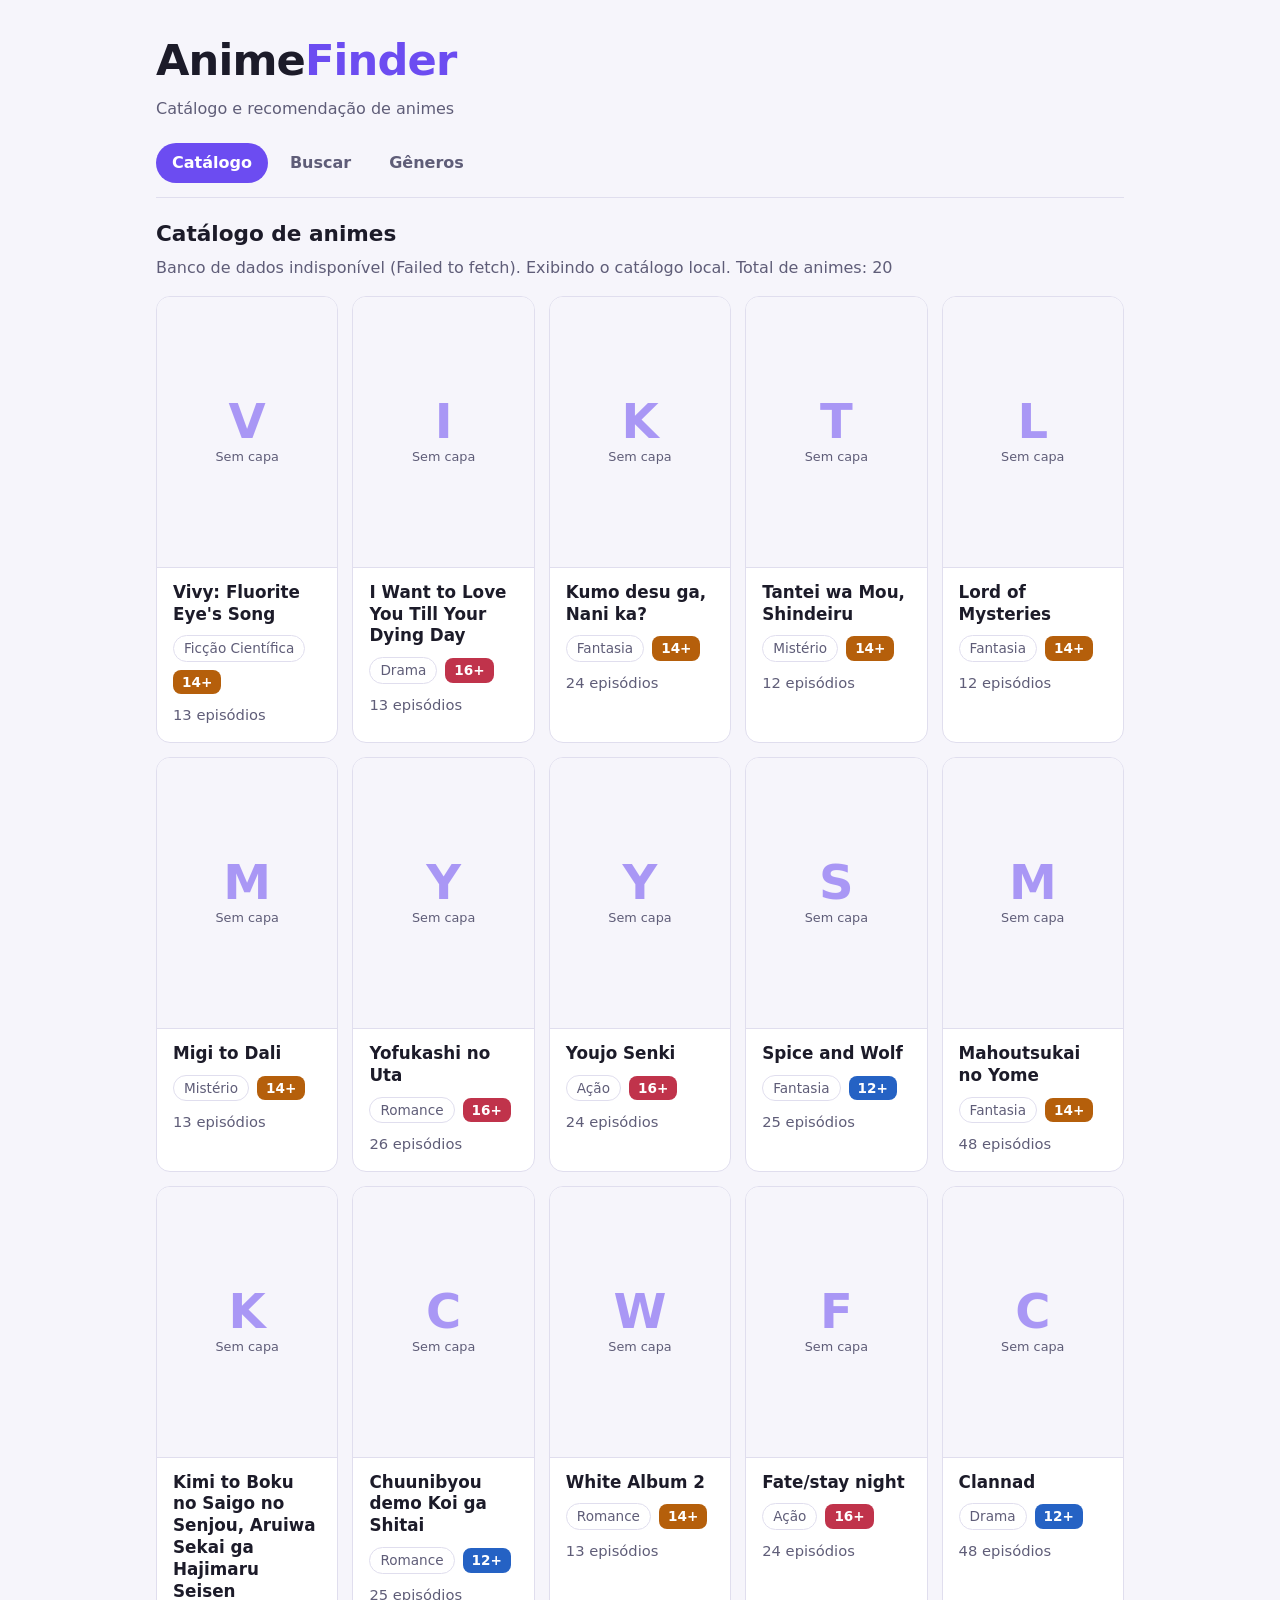
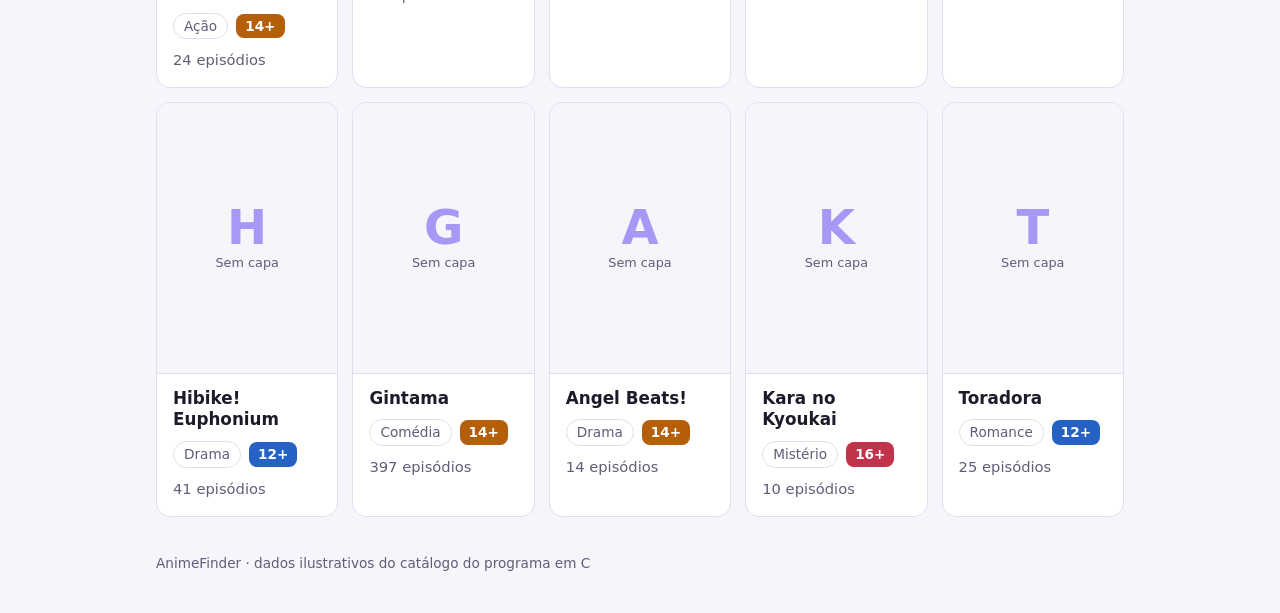
<file: Site/index.html>
<!DOCTYPE html>
<html lang="pt-BR">
<head>
<meta charset="utf-8">
<meta name="viewport" content="width=device-width, initial-scale=1, viewport-fit=cover">
<title>AnimeFinder</title>
<link rel="stylesheet" href="style.css">
</head>
<body>
<div class="wrap">
<header>
  <h1>Anime<span>Finder</span></h1>
  <p class="sub">Catálogo e recomendação de animes</p>
</header>
<nav aria-label="Principal">
  <a href="#catalogo">Catálogo</a>
  <a href="#buscar">Buscar</a>
  <a href="#generos">Gêneros</a>
</nav>
<main>
  <section id="catalogo">
    <h2>Catálogo de animes</h2>
    <p class="info" id="cat-info" aria-live="polite">Carregando catálogo…</p>
    <div class="grid" id="cat-grid"></div>
  </section>

  <section id="buscar">
    <h2>Buscar por título, gênero e classificação</h2>
    <div class="panel">
      <div><label class="l" for="termo">Título ou parte dele</label>
      <input id="termo" type="search" autocomplete="off" placeholder="Ex.: naruto, piece, silent…"></div>
      <fieldset><legend>Gênero</legend><div class="chips" id="chips"></div></fieldset>
      <fieldset><legend>Classificação indicativa</legend><div class="chips" id="chips-cl"></div></fieldset>
    </div>
    <p class="info" id="bus-info" aria-live="polite">Digite um título ou escolha um gênero ou uma classificação para buscar.</p>
    <div class="grid" id="bus-grid"></div>
  </section>

  <section id="generos">
    <h2>Gêneros disponíveis</h2>
    <p class="info">Escolha um gênero para buscar animes dele.</p>
    <div class="grid" id="gen-grid"></div>
  </section>
</main>
<footer>AnimeFinder · dados ilustrativos do catálogo do programa em C</footer>
</div>

<script src="script.js"></script>
</body>
</html>
</file>
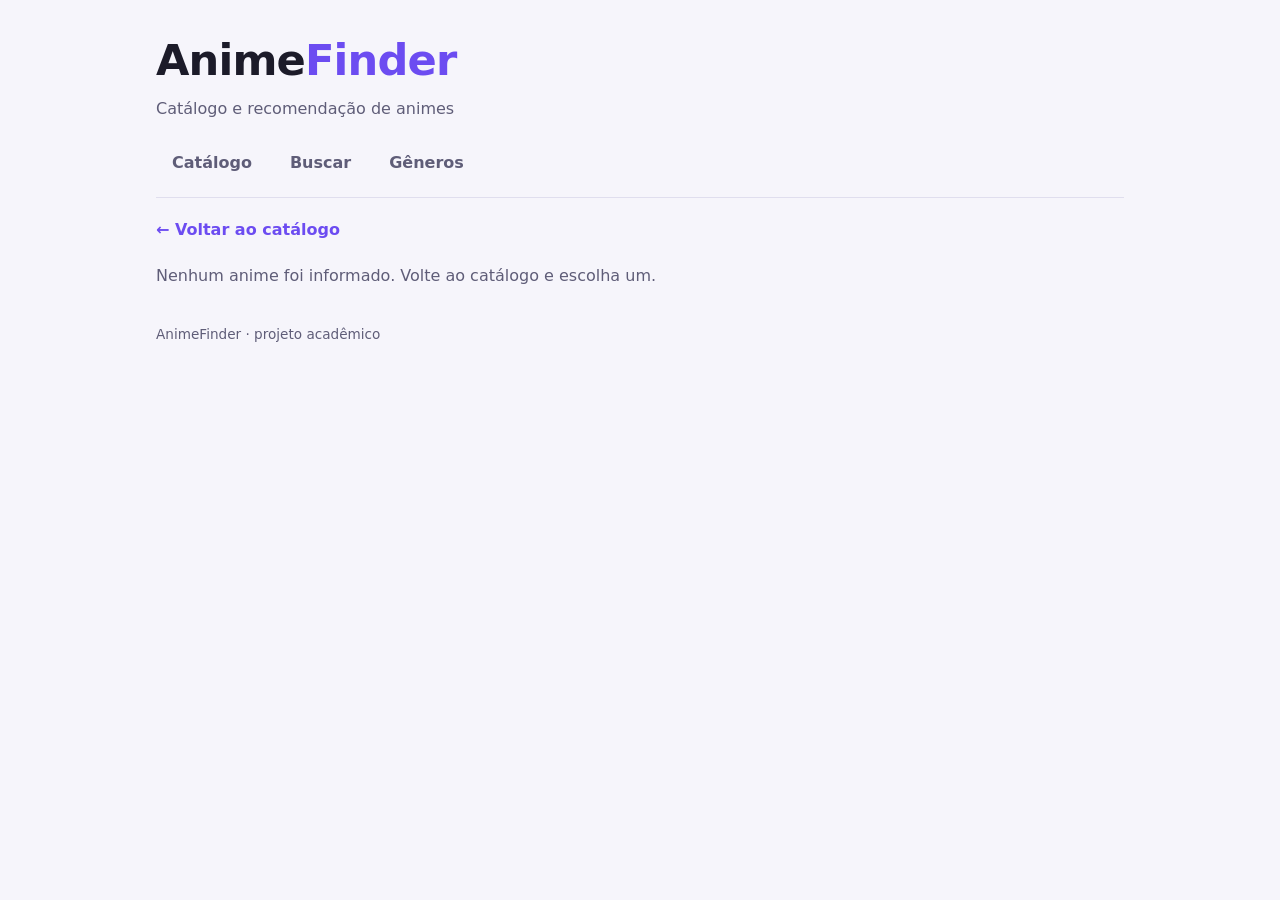
<file: Site/anime.html>
<!DOCTYPE html>
<html lang="pt-BR">

<head>
  <meta charset="utf-8">
  <meta name="viewport" content="width=device-width, initial-scale=1, viewport-fit=cover">
  <title>Anime · AnimeFinder</title>
  <meta name="description" content="Detalhes do anime no AnimeFinder: sinopse, gênero, classificação indicativa e episódios.">
  <link rel="stylesheet" href="style.css">
</head>

<body>
  <div class="wrap">

    <header>
      <h1>Anime<span>Finder</span></h1>
      <p class="sub">Catálogo e recomendação de animes</p>
    </header>

    <nav aria-label="Principal">
      <a href="index.html#catalogo">Catálogo</a>
      <a href="index.html#buscar">Buscar</a>
      <a href="index.html#generos">Gêneros</a>
    </nav>

    <main>
      <a class="voltar" href="index.html#catalogo">← Voltar ao catálogo</a>
      <p class="info" id="status" aria-live="polite">Carregando…</p>
      <article class="detalhe" id="detalhe" hidden></article>
    </main>

    <footer>AnimeFinder · projeto acadêmico</footer>
  </div>

  <script src="anime.js"></script>
</body>

</html>
</file>
<file: Site/style.css>
:root {
    box-sizing: border-box;
    padding-top: env(safe-area-inset-top, 0px);
    padding-bottom: env(safe-area-inset-bottom, 0px);
    --bg: #f6f5fb;
    --surface: #fff;
    --text: #1c1b29;
    --muted: #5f5d78;
    --line: #e0deee;
    --accent: #6c4cf1;
    --on-accent: #fff;
    --err: #c0334b
}

@media (prefers-color-scheme:dark) {
    :root:not([data-theme="light"]) {
        --bg: #13121c;
        --surface: #1d1c2a;
        --text: #f0eefc;
        --muted: #a9a7c4;
        --line: #2f2d44;
        --accent: #9b85ff;
        --on-accent: #14121f;
        --err: #ff7d93
    }
}

:root[data-theme="dark"] {
    --bg: #13121c;
    --surface: #1d1c2a;
    --text: #f0eefc;
    --muted: #a9a7c4;
    --line: #2f2d44;
    --accent: #9b85ff;
    --on-accent: #14121f;
    --err: #ff7d93
}

*,
*::before,
*::after {
    box-sizing: border-box
}

html {
    scroll-padding-top: env(safe-area-inset-top, 0px)
}

body {
    margin: 0;
    background: var(--bg);
    color: var(--text);
    font: 16px/1.5 system-ui, -apple-system, "Segoe UI", Roboto, sans-serif
}

:focus-visible {
    outline: 3px solid var(--accent);
    outline-offset: 2px
}

.wrap {
    max-width: 1000px;
    margin: 0 auto;
    padding: 0 16px 40px
}

header {
    padding: 28px 0 8px
}

h1 {
    margin: 0;
    font-size: clamp(1.9rem, 5vw, 2.7rem);
    letter-spacing: -.02em
}

h1 span {
    color: var(--accent)
}

.sub {
    margin: 4px 0 0;
    color: var(--muted)
}

nav {
    display: flex;
    gap: 6px;
    overflow-x: auto;
    padding: 14px 0;
    margin-bottom: 20px;
    border-bottom: 1px solid var(--line)
}

nav a {
    padding: 8px 16px;
    border-radius: 999px;
    color: var(--muted);
    text-decoration: none;
    font-weight: 600;
    white-space: nowrap
}

nav a:hover {
    color: var(--text)
}

nav a[aria-current=page] {
    background: var(--accent);
    color: var(--on-accent)
}

section {
    display: none
}

section.on {
    display: block
}

h2 {
    margin: 0 0 6px;
    font-size: 1.35rem
}

.info {
    color: var(--muted);
    margin: 6px 0 16px;
    min-height: 1.5em
}

.grid {
    display: grid;
    grid-template-columns: repeat(auto-fill, minmax(150px, 1fr));
    gap: 14px
}

.card {
    background: var(--surface);
    border: 1px solid var(--line);
    border-radius: 14px;
    padding: 16px;
    overflow: hidden
}

.card h3 {
    margin: 0 0 10px;
    font-size: 1.05rem;
    line-height: 1.3
}

.card p {
    margin: 10px 0 0;
    color: var(--muted);
    font-size: .92rem
}

.capa {
    position: relative;
    aspect-ratio: 2/3;
    margin: -16px -16px 14px;
    display: flex;
    flex-direction: column;
    align-items: center;
    justify-content: center;
    gap: 2px;
    background: var(--bg);
    border-bottom: 1px solid var(--line);
    color: var(--muted)
}

.capa span {
    font-size: 3rem;
    font-weight: 800;
    line-height: 1;
    color: var(--accent);
    opacity: .55
}

.capa small {
    font-size: .8rem
}

.capa img {
    position: absolute;
    inset: 0;
    width: 100%;
    height: 100%;
    object-fit: cover;
    display: block
}

.meta {
    display: flex;
    gap: 8px;
    align-items: center;
    flex-wrap: wrap
}

.tag {
    padding: 2px 10px;
    border: 1px solid var(--line);
    border-radius: 999px;
    font-size: .85rem;
    color: var(--muted)
}

.age {
    padding: 2px 9px;
    border-radius: 8px;
    font-size: .85rem;
    font-weight: 700;
    color: #fff;
    background: #555
}

.age[data-r="10"] {
    background: #12804c
}

.age[data-r="12"] {
    background: #2562c4
}

.age[data-r="14"] {
    background: #b55f0b
}

.age[data-r="16"] {
    background: #c0334b
}

.panel {
    display: grid;
    gap: 16px;
    background: var(--surface);
    border: 1px solid var(--line);
    border-radius: 14px;
    padding: 18px;
    margin: 12px 0
}

fieldset {
    border: 0;
    margin: 0;
    padding: 0
}

legend,
label.l {
    display: block;
    font-weight: 600;
    margin-bottom: 8px
}

.chips {
    display: flex;
    flex-wrap: wrap;
    gap: 8px
}

.chip {
    position: relative
}

.chip input {
    position: absolute;
    opacity: 0;
    pointer-events: none
}

.chip span {
    display: block;
    padding: 8px 14px;
    border: 1px solid var(--line);
    border-radius: 999px;
    background: var(--bg);
    cursor: pointer
}

.chip input:checked+span {
    background: var(--accent);
    border-color: var(--accent);
    color: var(--on-accent);
    font-weight: 600
}

.chip input:focus-visible+span {
    outline: 3px solid var(--accent);
    outline-offset: 2px
}

.row {
    display: flex;
    gap: 12px;
    flex-wrap: wrap;
    align-items: flex-end
}

.row>div {
    flex: 1 1 150px
}

input[type=number],
input[type=search] {
    width: 100%;
    padding: 11px 14px;
    border: 1px solid var(--line);
    border-radius: 10px;
    background: var(--bg);
    color: var(--text);
    font: inherit
}

button.primary {
    padding: 11px 22px;
    border: 0;
    border-radius: 10px;
    background: var(--accent);
    color: var(--on-accent);
    font: inherit;
    font-weight: 700;
    cursor: pointer
}

.erro {
    margin: 0;
    color: var(--err);
    min-height: 1.5em;
    font-weight: 600
}

.nota {
    margin-top: 18px;
    color: var(--muted);
    font-size: .88rem
}

.gen {
    display: flex;
    flex-direction: column;
    gap: 2px;
    text-align: left;
    padding: 16px;
    border: 1px solid var(--line);
    border-radius: 14px;
    background: var(--surface);
    color: var(--text);
    font: inherit;
    cursor: pointer
}

.gen:hover {
    border-color: var(--accent)
}

.gen strong {
    font-size: 1.05rem
}

.gen span {
    color: var(--muted);
    font-size: .9rem
}

footer {
    margin-top: 36px;
    color: var(--muted);
    font-size: .85rem
}

a.card {
    display: block;
    color: inherit;
    text-decoration: none
}

a.card:hover {
    border-color: var(--accent)
}

.voltar {
    display: inline-block;
    margin-bottom: 16px;
    color: var(--accent);
    font-weight: 600;
    text-decoration: none
}

.voltar:hover {
    text-decoration: underline
}

.detalhe {
    display: grid;
    grid-template-columns: minmax(0, 260px) 1fr;
    gap: 24px;
    align-items: start;
    background: var(--surface);
    border: 1px solid var(--line);
    border-radius: 14px;
    padding: 20px
}

.detalhe[hidden] {
    display: none
}

.detalhe .capa {
    margin: 0;
    border: 1px solid var(--line);
    border-radius: 12px;
    overflow: hidden
}

.detalhe h2 {
    margin: 0 0 12px;
    font-size: clamp(1.5rem, 4vw, 2rem);
    line-height: 1.2
}

.sinopse {
    margin: 16px 0;
    line-height: 1.65
}

.ficha {
    display: grid;
    grid-template-columns: repeat(auto-fit, minmax(150px, 1fr));
    gap: 12px;
    margin: 16px 0 0
}

.ficha div {
    padding: 12px 14px;
    border: 1px solid var(--line);
    border-radius: 10px;
    background: var(--bg)
}

.ficha dt {
    font-size: .82rem;
    color: var(--muted)
}

.ficha dd {
    margin: 2px 0 0;
    font-weight: 600
}

@media (max-width:640px) {
    .detalhe {
        grid-template-columns: 1fr
    }

    .detalhe .capa {
        max-width: 260px;
        margin: 0 auto
    }
}
</file>
